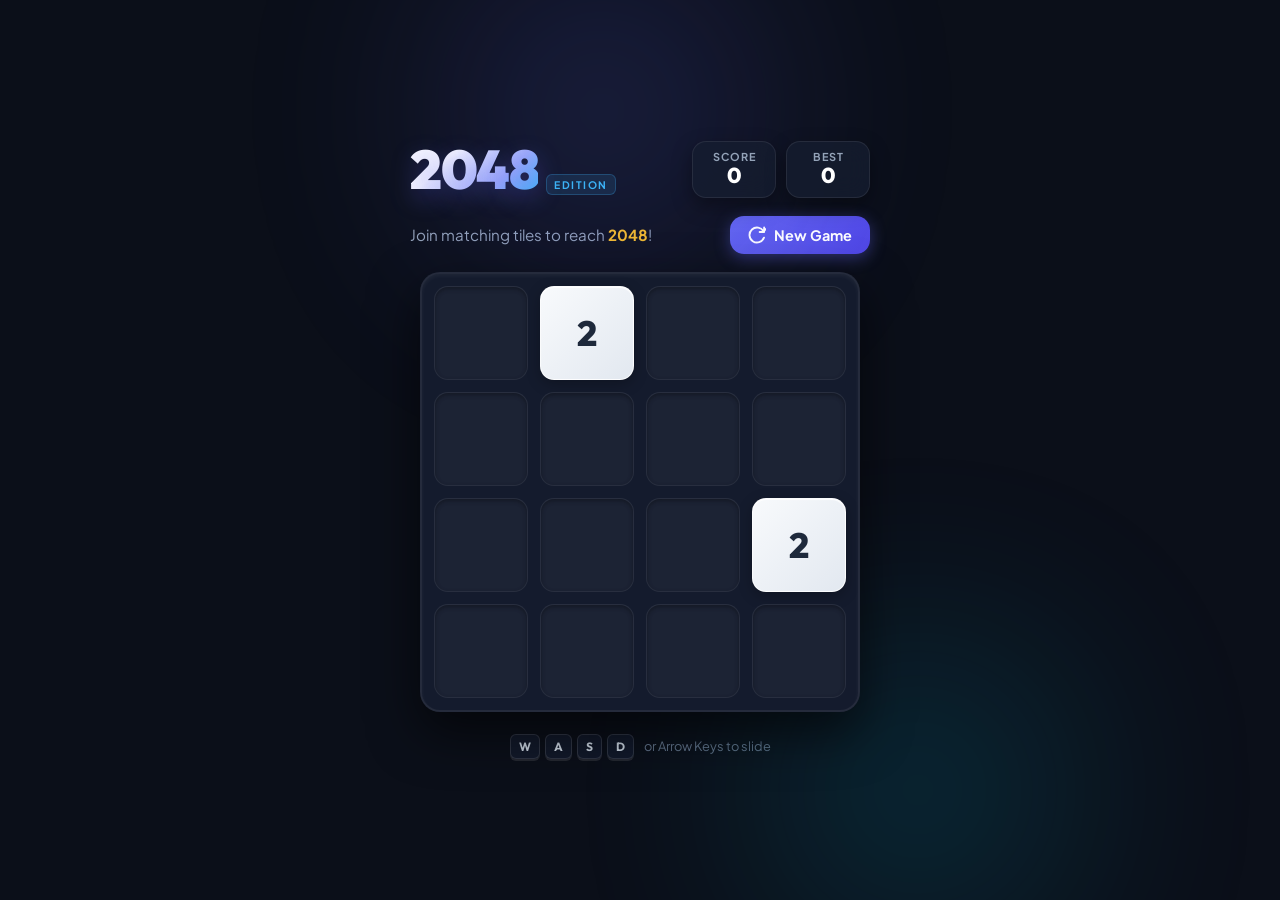
<file: index.html>
<!DOCTYPE html>
<html lang="en">
<head>
    <meta charset="UTF-8">
    <meta name="viewport" content="width=device-width, initial-scale=1.0">
    <title>2048 - Next Level</title>
    <!-- Google Fonts for premium modern typography -->
    <link rel="preconnect" href="https://fonts.googleapis.com">
    <link rel="preconnect" href="https://fonts.gstatic.com" crossorigin>
    <link href="https://fonts.googleapis.com/css2?family=Outfit:wght@400;600;700;800;900&family=Plus+Jakarta+Sans:wght@500;600;700&display=swap" rel="stylesheet">
    <link rel="stylesheet" href="2048.css">
</head>
<body>
    <div class="game-wrapper">
        <!-- Ambient background lights -->
        <div class="ambient-glow glow-1"></div>
        <div class="ambient-glow glow-2"></div>

        <!-- Top Header Bar -->
        <header class="game-header">
            <div class="brand">
                <h1 class="logo">2048</h1>
                <span class="badge">EDITION</span>
            </div>
            
            <div class="stats-panel">
                <div class="stat-box">
                    <span class="stat-label">SCORE</span>
                    <span class="stat-value" id="score">0</span>
                </div>
                <div class="stat-box">
                    <span class="stat-label">BEST</span>
                    <span class="stat-value" id="best-score">0</span>
                </div>
            </div>
        </header>

        <!-- Subheader & Controls -->
        <div class="controls-bar">
            <p class="tagline">Join matching tiles to reach <span class="highlight">2048</span>!</p>
            <button id="restart-btn" class="btn btn-primary" type="button">
                <svg width="18" height="18" viewBox="0 0 24 24" fill="none" stroke="currentColor" stroke-width="2.5" stroke-linecap="round" stroke-linejoin="round">
                    <path d="M21.5 2v6h-6M21.34 15.57a10 10 0 1 1-.57-8.38l5.67-5.67"/>
                </svg>
                <span>New Game</span>
            </button>
        </div>

        <!-- Game Board Container -->
        <div class="board-container">
            <div id="board" class="board"></div>

            <!-- Game Over / Victory Overlay -->
            <div id="overlay" class="overlay hidden">
                <div class="overlay-card">
                    <h2 id="overlay-title" class="overlay-title">Game Over!</h2>
                    <p id="overlay-desc" class="overlay-desc">No more possible moves.</p>
                    <div class="overlay-score-box">
                        <span>Final Score</span>
                        <strong id="overlay-score">0</strong>
                    </div>
                    <div class="overlay-actions">
                        <button id="keep-playing-btn" class="btn btn-secondary hidden" type="button">Keep Going</button>
                        <button id="overlay-restart-btn" class="btn btn-primary" type="button">Play Again</button>
                    </div>
                </div>
            </div>
        </div>

        <!-- Controls guide / hints -->
        <footer class="game-footer">
            <div class="hint-item">
                <div class="keys-group">
                    <span class="key">W</span>
                    <span class="key">A</span>
                    <span class="key">S</span>
                    <span class="key">D</span>
                </div>
                <span class="hint-text">or Arrow Keys to slide</span>
            </div>
            <div class="hint-item mobile-hint">
                <span class="hint-text">Swipe in any direction on mobile</span>
            </div>
        </footer>
    </div>

    <script src="2048.js"></script>
</body>
</html>
</file>
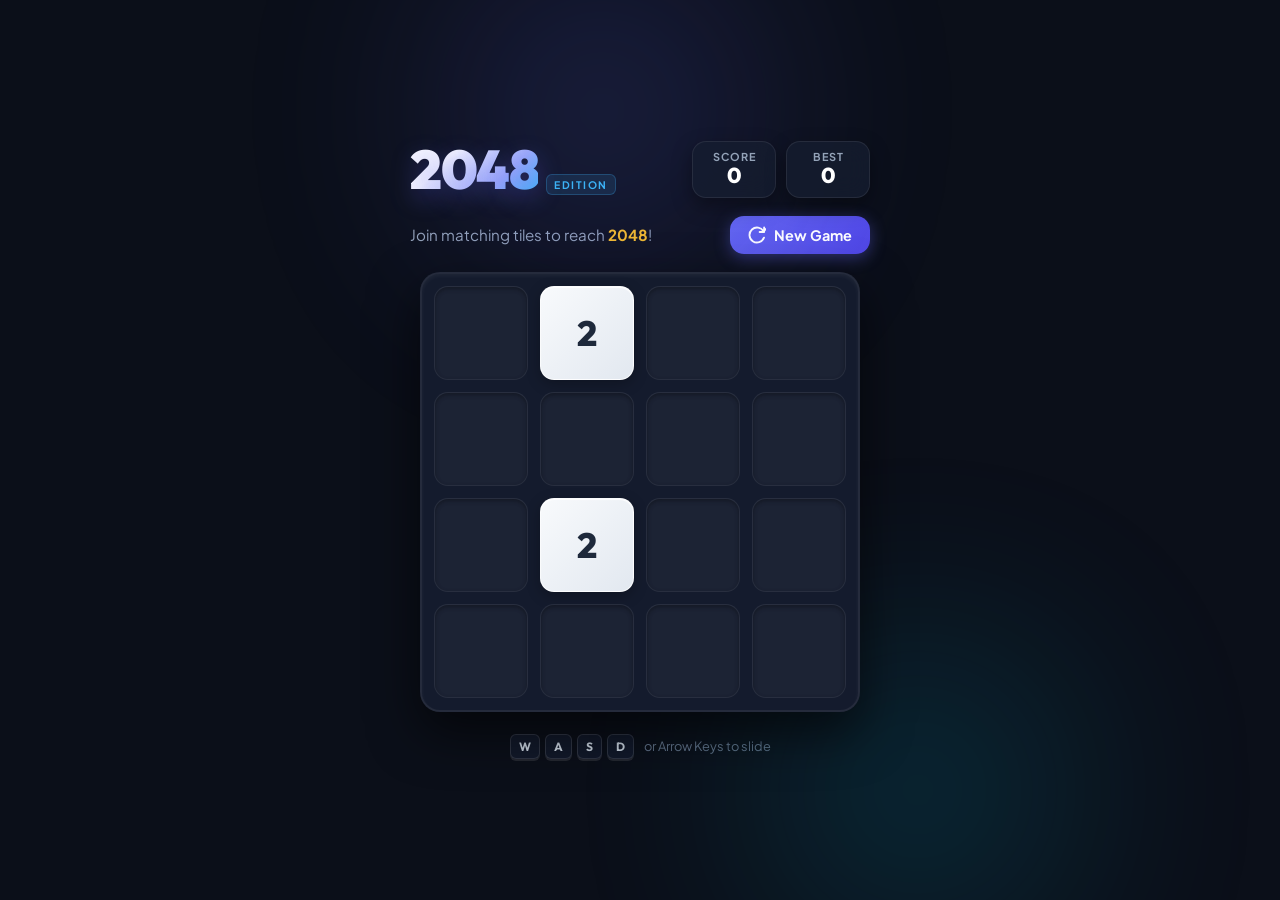
<file: 2048.html>
<!DOCTYPE html>
<html lang="en">
<head>
    <meta charset="UTF-8">
    <meta name="viewport" content="width=device-width, initial-scale=1.0">
    <title>2048 - Next Level</title>
    <!-- Google Fonts for premium modern typography -->
    <link rel="preconnect" href="https://fonts.googleapis.com">
    <link rel="preconnect" href="https://fonts.gstatic.com" crossorigin>
    <link href="https://fonts.googleapis.com/css2?family=Outfit:wght@400;600;700;800;900&family=Plus+Jakarta+Sans:wght@500;600;700&display=swap" rel="stylesheet">
    <link rel="stylesheet" href="2048.css">
</head>
<body>
    <div class="game-wrapper">
        <!-- Ambient background lights -->
        <div class="ambient-glow glow-1"></div>
        <div class="ambient-glow glow-2"></div>

        <!-- Top Header Bar -->
        <header class="game-header">
            <div class="brand">
                <h1 class="logo">2048</h1>
                <span class="badge">EDITION</span>
            </div>
            
            <div class="stats-panel">
                <div class="stat-box">
                    <span class="stat-label">SCORE</span>
                    <span class="stat-value" id="score">0</span>
                </div>
                <div class="stat-box">
                    <span class="stat-label">BEST</span>
                    <span class="stat-value" id="best-score">0</span>
                </div>
            </div>
        </header>

        <!-- Subheader & Controls -->
        <div class="controls-bar">
            <p class="tagline">Join matching tiles to reach <span class="highlight">2048</span>!</p>
            <button id="restart-btn" class="btn btn-primary" type="button">
                <svg width="18" height="18" viewBox="0 0 24 24" fill="none" stroke="currentColor" stroke-width="2.5" stroke-linecap="round" stroke-linejoin="round">
                    <path d="M21.5 2v6h-6M21.34 15.57a10 10 0 1 1-.57-8.38l5.67-5.67"/>
                </svg>
                <span>New Game</span>
            </button>
        </div>

        <!-- Game Board Container -->
        <div class="board-container">
            <div id="board" class="board"></div>

            <!-- Game Over / Victory Overlay -->
            <div id="overlay" class="overlay hidden">
                <div class="overlay-card">
                    <h2 id="overlay-title" class="overlay-title">Game Over!</h2>
                    <p id="overlay-desc" class="overlay-desc">No more possible moves.</p>
                    <div class="overlay-score-box">
                        <span>Final Score</span>
                        <strong id="overlay-score">0</strong>
                    </div>
                    <div class="overlay-actions">
                        <button id="keep-playing-btn" class="btn btn-secondary hidden" type="button">Keep Going</button>
                        <button id="overlay-restart-btn" class="btn btn-primary" type="button">Play Again</button>
                    </div>
                </div>
            </div>
        </div>

        <!-- Controls guide / hints -->
        <footer class="game-footer">
            <div class="hint-item">
                <div class="keys-group">
                    <span class="key">W</span>
                    <span class="key">A</span>
                    <span class="key">S</span>
                    <span class="key">D</span>
                </div>
                <span class="hint-text">or Arrow Keys to slide</span>
            </div>
            <div class="hint-item mobile-hint">
                <span class="hint-text">Swipe in any direction on mobile</span>
            </div>
        </footer>
    </div>

    <script src="2048.js"></script>
</body>
</html>
</file>
<file: 2048.css>
/* -------------------------------------------------------------
   2048 NEXT-LEVEL DESIGN SYSTEM
   Modern Dark Glassmorphism, Fluid Typography, Micro-animations
   ------------------------------------------------------------- */

:root {
    --bg-main: #0b0f19;
    --bg-card: rgba(22, 30, 49, 0.75);
    --border-card: rgba(255, 255, 255, 0.08);
    --border-highlight: rgba(99, 102, 241, 0.3);
    
    --board-bg: #141b2d;
    --board-border: rgba(255, 255, 255, 0.07);
    --slot-bg: rgba(255, 255, 255, 0.035);
    --slot-border: rgba(255, 255, 255, 0.05);

    --text-primary: #f8fafc;
    --text-muted: #94a3b8;
    --text-dim: #64748b;
    --accent-glow: #6366f1;
    --accent-cyan: #06b6d4;

    --font-heading: 'Outfit', sans-serif;
    --font-body: 'Plus Jakarta Sans', sans-serif;

    --board-size: min(92vw, 440px);
    --radius-sm: 8px;
    --radius-md: 14px;
    --radius-lg: 20px;
    --transition-smooth: all 0.25s cubic-bezier(0.4, 0, 0.2, 1);
}

* {
    box-sizing: border-box;
    margin: 0;
    padding: 0;
    -webkit-tap-highlight-color: transparent;
}

body {
    background-color: var(--bg-main);
    color: var(--text-primary);
    font-family: var(--font-body);
    min-height: 100vh;
    display: flex;
    justify-content: center;
    align-items: center;
    overflow-x: hidden;
    position: relative;
    padding: 24px 16px;
}

/* Ambient Radial Glows */
.ambient-glow {
    position: fixed;
    border-radius: 50%;
    filter: blur(120px);
    pointer-events: none;
    z-index: 0;
    opacity: 0.45;
}

.glow-1 {
    width: 380px;
    height: 380px;
    background: radial-gradient(circle, #6366f1 0%, rgba(99, 102, 241, 0) 70%);
    top: -80px;
    left: 50%;
    transform: translateX(-60%);
}

.glow-2 {
    width: 340px;
    height: 340px;
    background: radial-gradient(circle, #06b6d4 0%, rgba(6, 182, 212, 0) 70%);
    bottom: -60px;
    right: 15%;
}

/* Outer Wrapper */
.game-wrapper {
    position: relative;
    z-index: 1;
    width: 100%;
    max-width: 460px;
    display: flex;
    flex-direction: column;
    align-items: center;
    gap: 18px;
}

/* Header */
.game-header {
    width: 100%;
    display: flex;
    justify-content: space-between;
    align-items: center;
}

.brand {
    display: flex;
    align-items: baseline;
    gap: 8px;
}

.logo {
    font-family: var(--font-heading);
    font-size: 3.4rem;
    font-weight: 900;
    line-height: 1;
    letter-spacing: -1.5px;
    background: linear-gradient(135deg, #ffffff 30%, #a5b4fc 70%, #38bdf8 100%);
    -webkit-background-clip: text;
    -webkit-text-fill-color: transparent;
    text-shadow: 0 8px 24px rgba(99, 102, 241, 0.3);
}

.badge {
    font-size: 0.65rem;
    font-weight: 700;
    letter-spacing: 1.5px;
    color: #38bdf8;
    background: rgba(56, 189, 248, 0.12);
    border: 1px solid rgba(56, 189, 248, 0.25);
    padding: 3px 7px;
    border-radius: 6px;
    text-transform: uppercase;
}

/* Stats (Score & Best) */
.stats-panel {
    display: flex;
    gap: 10px;
}

.stat-box {
    background: var(--bg-card);
    backdrop-filter: blur(12px);
    border: 1px solid var(--border-card);
    border-radius: var(--radius-md);
    padding: 8px 16px;
    min-width: 84px;
    display: flex;
    flex-direction: column;
    align-items: center;
    box-shadow: 0 8px 20px rgba(0, 0, 0, 0.35);
    transition: var(--transition-smooth);
}

.stat-box:hover {
    border-color: var(--border-highlight);
    transform: translateY(-2px);
}

.stat-label {
    font-size: 0.68rem;
    font-weight: 700;
    color: var(--text-muted);
    letter-spacing: 1px;
}

.stat-value {
    font-family: var(--font-heading);
    font-size: 1.35rem;
    font-weight: 800;
    color: #ffffff;
    line-height: 1.2;
    transition: transform 0.15s ease;
}

.stat-value.score-bump {
    animation: bump 0.2s cubic-bezier(0.175, 0.885, 0.32, 1.275);
}

@keyframes bump {
    0% { transform: scale(1); }
    50% { transform: scale(1.25); color: #38bdf8; }
    100% { transform: scale(1); }
}

/* Controls Bar (Tagline & Restart) */
.controls-bar {
    width: 100%;
    display: flex;
    justify-content: space-between;
    align-items: center;
    gap: 12px;
}

.tagline {
    font-size: 0.95rem;
    color: var(--text-muted);
}

.tagline .highlight {
    color: #fbbf24;
    font-weight: 700;
}

.btn {
    cursor: pointer;
    border: none;
    outline: none;
    font-family: var(--font-body);
    font-weight: 700;
    font-size: 0.9rem;
    border-radius: var(--radius-md);
    padding: 10px 18px;
    display: inline-flex;
    align-items: center;
    justify-content: center;
    gap: 8px;
    transition: var(--transition-smooth);
    user-select: none;
}

.btn-primary {
    background: linear-gradient(135deg, #6366f1 0%, #4f46e5 100%);
    color: #ffffff;
    box-shadow: 0 4px 16px rgba(99, 102, 241, 0.4);
}

.btn-primary:hover {
    background: linear-gradient(135deg, #4f46e5 0%, #4338ca 100%);
    box-shadow: 0 6px 22px rgba(99, 102, 241, 0.6);
    transform: translateY(-2px);
}

.btn-primary:active {
    transform: translateY(0);
}

.btn-secondary {
    background: rgba(255, 255, 255, 0.1);
    color: #f8fafc;
    border: 1px solid rgba(255, 255, 255, 0.15);
}

.btn-secondary:hover {
    background: rgba(255, 255, 255, 0.18);
    transform: translateY(-2px);
}

/* Board Container & Board Grid */
.board-container {
    position: relative;
    width: var(--board-size);
    height: var(--board-size);
    background: var(--board-bg);
    border-radius: var(--radius-lg);
    border: 2px solid var(--board-border);
    padding: 12px;
    box-shadow: 0 20px 50px rgba(0, 0, 0, 0.6), inset 0 2px 4px rgba(255, 255, 255, 0.05);
    overflow: hidden;
}

.board {
    width: 100%;
    height: 100%;
    display: grid;
    grid-template-columns: repeat(4, 1fr);
    grid-template-rows: repeat(4, 1fr);
    gap: 12px;
}

/* Tile Design */
.tile {
    width: 100%;
    height: 100%;
    border-radius: var(--radius-md);
    background-color: var(--slot-bg);
    border: 1px solid var(--slot-border);
    display: flex;
    justify-content: center;
    align-items: center;
    font-family: var(--font-heading);
    font-size: clamp(1.4rem, 4.2vw, 2.2rem);
    font-weight: 800;
    user-select: none;
    transition: transform 0.12s ease, background 0.2s ease, box-shadow 0.2s ease;
    box-shadow: inset 0 2px 4px rgba(0, 0, 0, 0.3);
}

/* Spawn / Pop Animation */
.tile.pop {
    animation: tileSpawn 0.22s cubic-bezier(0.175, 0.885, 0.32, 1.275);
}

.tile.merged {
    animation: tileMerge 0.25s cubic-bezier(0.175, 0.885, 0.32, 1.275);
}

@keyframes tileSpawn {
    0% {
        transform: scale(0.3);
        opacity: 0;
    }
    75% {
        transform: scale(1.08);
    }
    100% {
        transform: scale(1);
        opacity: 1;
    }
}

@keyframes tileMerge {
    0% {
        transform: scale(1);
    }
    50% {
        transform: scale(1.16);
    }
    100% {
        transform: scale(1);
    }
}

/* Premium Tile Palettes & Gradients */

.x2 {
    background: linear-gradient(135deg, #f8fafc 0%, #e2e8f0 100%);
    color: #1e293b;
    border: 1px solid rgba(255, 255, 255, 0.8);
    box-shadow: 0 4px 14px rgba(0, 0, 0, 0.25), inset 0 1px 1px rgba(255, 255, 255, 0.9);
}

.x4 {
    background: linear-gradient(135deg, #fef3c7 0%, #fde68a 100%);
    color: #78350f;
    border: 1px solid rgba(254, 243, 199, 0.8);
    box-shadow: 0 4px 16px rgba(245, 158, 11, 0.25), inset 0 1px 1px rgba(255, 255, 255, 0.9);
}

.x8 {
    background: linear-gradient(135deg, #fb923c 0%, #ea580c 100%);
    color: #ffffff;
    border: 1px solid rgba(251, 146, 60, 0.6);
    box-shadow: 0 6px 18px rgba(234, 88, 12, 0.4), inset 0 1px 1px rgba(255, 255, 255, 0.4);
}

.x16 {
    background: linear-gradient(135deg, #f97316 0%, #e11d48 100%);
    color: #ffffff;
    border: 1px solid rgba(249, 115, 22, 0.6);
    box-shadow: 0 6px 20px rgba(225, 29, 72, 0.45), inset 0 1px 1px rgba(255, 255, 255, 0.4);
}

.x32 {
    background: linear-gradient(135deg, #f43f5e 0%, #be123c 100%);
    color: #ffffff;
    border: 1px solid rgba(244, 63, 94, 0.6);
    box-shadow: 0 8px 22px rgba(190, 18, 60, 0.5), inset 0 1px 1px rgba(255, 255, 255, 0.4);
}

.x64 {
    background: linear-gradient(135deg, #e11d48 0%, #991b1b 100%);
    color: #ffffff;
    border: 1px solid rgba(225, 29, 72, 0.7);
    box-shadow: 0 8px 24px rgba(153, 27, 27, 0.55), inset 0 1px 1px rgba(255, 255, 255, 0.4);
}

.x128 {
    background: linear-gradient(135deg, #fde047 0%, #eab308 50%, #ca8a04 100%);
    color: #ffffff;
    font-size: clamp(1.2rem, 3.7vw, 1.85rem);
    border: 1px solid rgba(253, 224, 71, 0.7);
    box-shadow: 0 0 22px rgba(234, 179, 8, 0.6), inset 0 1px 2px rgba(255, 255, 255, 0.6);
}

.x256 {
    background: linear-gradient(135deg, #facc15 0%, #d97706 70%, #b45309 100%);
    color: #ffffff;
    font-size: clamp(1.2rem, 3.7vw, 1.85rem);
    border: 1px solid rgba(250, 204, 21, 0.8);
    box-shadow: 0 0 28px rgba(217, 119, 6, 0.7), inset 0 1px 2px rgba(255, 255, 255, 0.7);
}

.x512 {
    background: linear-gradient(135deg, #38bdf8 0%, #0284c7 50%, #0369a1 100%);
    color: #ffffff;
    font-size: clamp(1.2rem, 3.7vw, 1.85rem);
    border: 1px solid rgba(56, 189, 248, 0.8);
    box-shadow: 0 0 30px rgba(2, 132, 199, 0.7), inset 0 1px 2px rgba(255, 255, 255, 0.7);
}

.x1024 {
    background: linear-gradient(135deg, #a855f7 0%, #7c3aed 50%, #4c1d95 100%);
    color: #ffffff;
    font-size: clamp(1rem, 3vw, 1.5rem);
    border: 1px solid rgba(168, 85, 247, 0.8);
    box-shadow: 0 0 34px rgba(124, 58, 237, 0.75), inset 0 1px 2px rgba(255, 255, 255, 0.7);
}

.x2048 {
    background: linear-gradient(135deg, #ec4899 0%, #8b5cf6 50%, #06b6d4 100%);
    color: #ffffff;
    font-size: clamp(1rem, 3vw, 1.5rem);
    border: 1px solid rgba(236, 72, 153, 0.9);
    box-shadow: 0 0 36px rgba(236, 72, 153, 0.8), 0 0 16px rgba(6, 182, 212, 0.6);
    animation: legendaryGlow 2.5s infinite alternate ease-in-out;
}

@keyframes legendaryGlow {
    0% {
        box-shadow: 0 0 25px rgba(236, 72, 153, 0.7), 0 0 15px rgba(6, 182, 212, 0.5);
    }
    100% {
        box-shadow: 0 0 45px rgba(236, 72, 153, 1), 0 0 25px rgba(6, 182, 212, 0.8);
    }
}

.x4096 {
    background: linear-gradient(135deg, #10b981 0%, #06b6d4 50%, #3b82f6 100%);
    color: #ffffff;
    font-size: clamp(1rem, 3vw, 1.5rem);
    border: 1px solid rgba(16, 185, 129, 0.9);
    box-shadow: 0 0 40px rgba(16, 185, 129, 0.8);
}

.x8192 {
    background: linear-gradient(135deg, #ff007a 0%, #7928ca 50%, #0070f3 100%);
    color: #ffffff;
    font-size: clamp(1rem, 3vw, 1.5rem);
    border: 1px solid rgba(255, 0, 122, 0.9);
    box-shadow: 0 0 48px rgba(255, 0, 122, 0.95);
}

/* Modals / Overlays */
.overlay {
    position: absolute;
    inset: 0;
    background: rgba(11, 15, 25, 0.88);
    backdrop-filter: blur(10px);
    display: flex;
    justify-content: center;
    align-items: center;
    z-index: 20;
    transition: opacity 0.3s ease;
}

.overlay.hidden {
    opacity: 0;
    pointer-events: none;
    visibility: hidden;
}

.overlay-card {
    text-align: center;
    padding: 28px 24px;
    max-width: 320px;
    width: 90%;
    animation: overlayCardIn 0.3s cubic-bezier(0.175, 0.885, 0.32, 1.275);
}

@keyframes overlayCardIn {
    from {
        transform: scale(0.85);
        opacity: 0;
    }
    to {
        transform: scale(1);
        opacity: 1;
    }
}

.overlay-title {
    font-family: var(--font-heading);
    font-size: 2.2rem;
    font-weight: 800;
    color: #ffffff;
    margin-bottom: 6px;
    letter-spacing: -0.5px;
}

.overlay-title.win {
    background: linear-gradient(135deg, #facc15 0%, #ec4899 100%);
    -webkit-background-clip: text;
    -webkit-text-fill-color: transparent;
}

.overlay-desc {
    color: var(--text-muted);
    font-size: 0.95rem;
    margin-bottom: 20px;
}

.overlay-score-box {
    background: rgba(255, 255, 255, 0.05);
    border: 1px solid var(--border-card);
    border-radius: var(--radius-md);
    padding: 12px;
    margin-bottom: 24px;
    display: flex;
    flex-direction: column;
    gap: 4px;
}

.overlay-score-box span {
    font-size: 0.75rem;
    color: var(--text-dim);
    letter-spacing: 1px;
    text-transform: uppercase;
    font-weight: 600;
}

.overlay-score-box strong {
    font-family: var(--font-heading);
    font-size: 1.8rem;
    color: #ffffff;
}

.overlay-actions {
    display: flex;
    gap: 10px;
    justify-content: center;
}

.overlay-actions .hidden {
    display: none;
}

/* Footer & Controls Guide */
.game-footer {
    width: 100%;
    display: flex;
    flex-direction: column;
    align-items: center;
    gap: 8px;
    margin-top: 4px;
}

.hint-item {
    display: flex;
    align-items: center;
    gap: 10px;
}

.keys-group {
    display: flex;
    gap: 5px;
}

.key {
    background: var(--bg-card);
    border: 1px solid rgba(255, 255, 255, 0.12);
    border-radius: 6px;
    padding: 4px 8px;
    font-family: var(--font-heading);
    font-size: 0.75rem;
    font-weight: 700;
    color: #cbd5e1;
    box-shadow: 0 2px 0 rgba(255, 255, 255, 0.1);
}

.hint-text {
    font-size: 0.8rem;
    color: var(--text-dim);
}

.mobile-hint {
    display: none;
}

/* Responsive adjustments */
@media (max-width: 480px) {
    body {
        padding: 14px 10px;
    }
    
    .logo {
        font-size: 2.8rem;
    }

    .stat-box {
        padding: 6px 12px;
        min-width: 72px;
    }

    .board-container {
        padding: 8px;
    }

    .board {
        gap: 8px;
    }

    .mobile-hint {
        display: block;
    }
}
</file>
